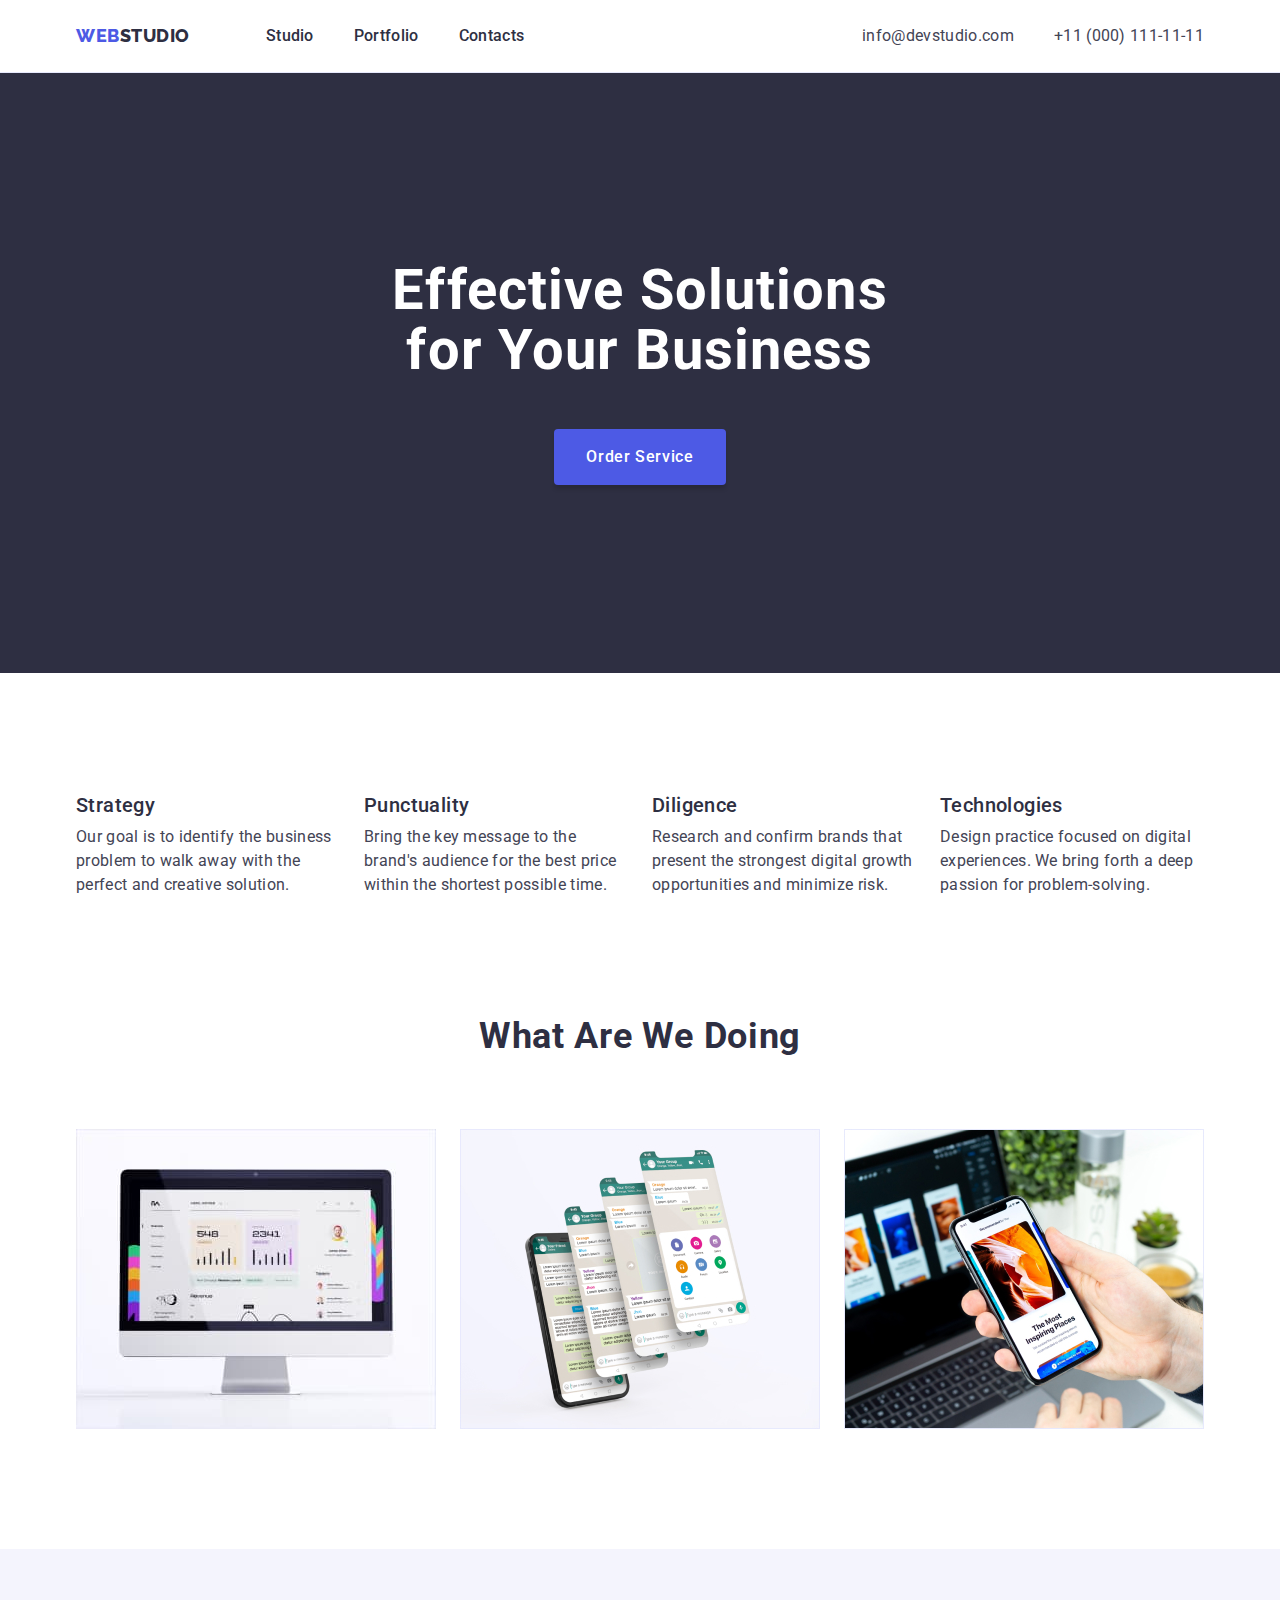
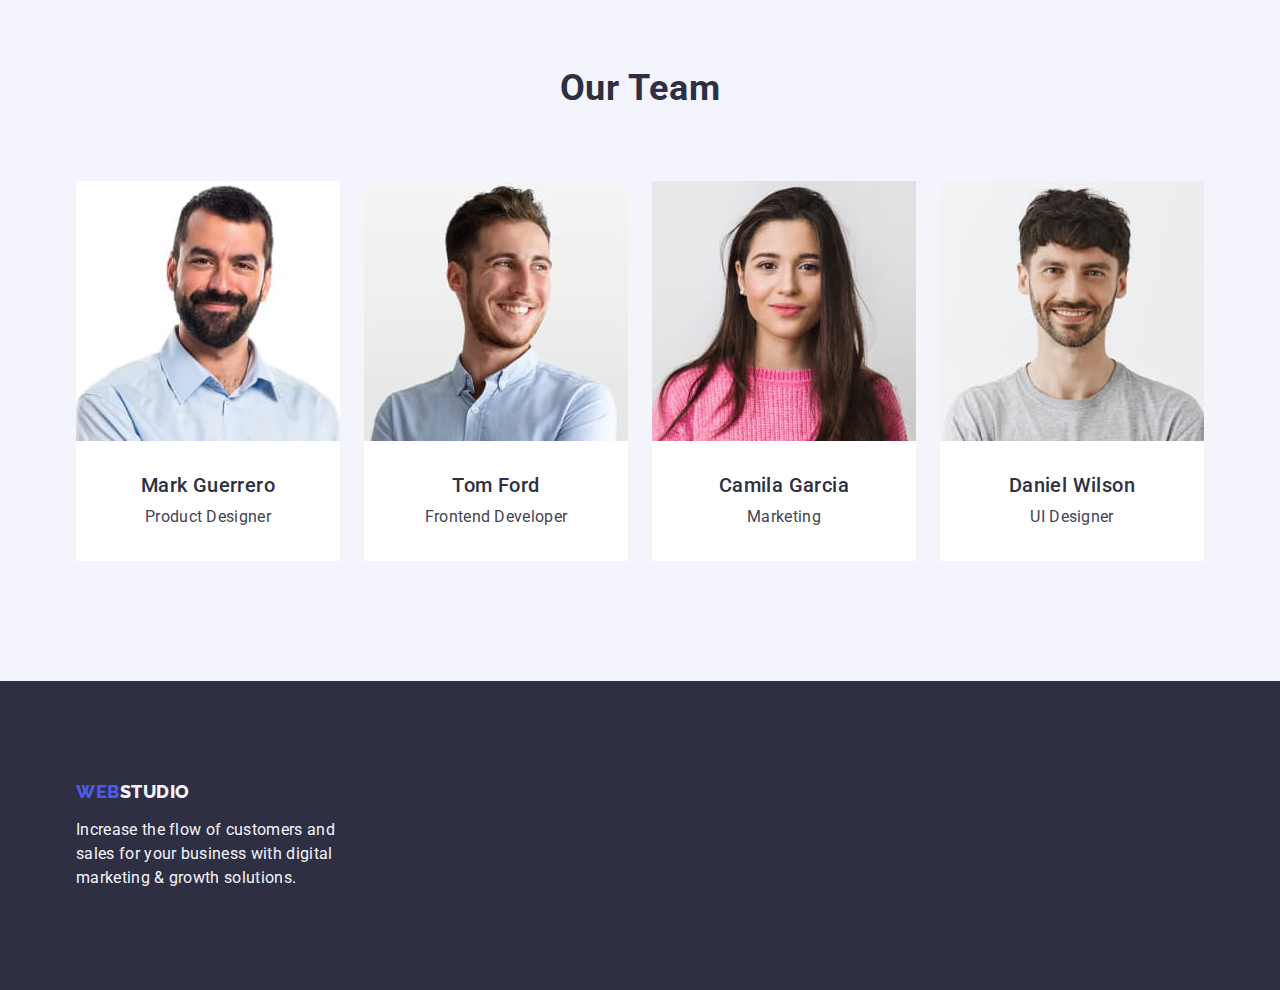
<file: index.html>
<!DOCTYPE html>
<html lang="en">
  <head>
    <meta charset="UTF-8" />
    <meta http-equiv="X-UA-Compatible" content="IE=edge" />
    <meta name="viewport" content="width=device-width, initial-scale=1.0" />
    <title>WebStudio</title>
    <link rel="preconnect" href="https://fonts.googleapis.com" />
    <link rel="preconnect" href="https://fonts.gstatic.com" crossorigin />
    <link
      href="https://fonts.googleapis.com/css2?family=Raleway:wght@800&family=Roboto:wght@400;500;700;900&display=swap"
      rel="stylesheet"
    />
    <link
      rel="stylesheet"
      href="https://cdn.jsdelivr.net/npm/modern-normalize@1.1.0/modern-normalize.min.css"
    />
    <link rel="stylesheet" href="./css/styles.css" />
  </head>
  <body class="body">
    <header class="header">
      <div class="header-container container">
        <nav class="nav">
          <a class="logo link" href="./index.html"
            >Web<span class="logo-span">Studio</span></a
          >
          <ul class="nav-list list">
            <li class="lister">
              <a class="nav-link link" href="./index.html">Studio</a>
            </li>
            <li class="lister">
              <a class="nav-link link" href="./portfolio.html">Portfolio</a>
            </li>
            <li class="lister">
              <a class="nav-link link" href="">Contacts</a>
            </li>
          </ul>
        </nav>
        <!-- Address -->
        <address class="address">
          <ul class="add-list list">
            <li class="list-add">
              <a class="add link" href="mailto:info@devstudio.com"
                >info@devstudio.com</a
              >
            </li>
            <li class="list-add">
              <a class="add link" href="tel:+110001111111"
                >+11 (000) 111-11-11</a
              >
            </li>
          </ul>
        </address>
      </div>
    </header>
    <main class="main">
      <!-- First view -->
      <section class="poster">
        <div class="post-container container">
          <h1 class="title-post">Effective Solutions for Your Business</h1>
          <button class="btn" type="button">Order Service</button>
        </div>
      </section>
      <!-- Studio -->
      <section class="info">
        <div class="container">
          <h2 hidden class="hide">Descriprion</h2>
          <ul class="info-container list">
            <li class="info-list">
              <h3 class="info-punct">Strategy</h3>
              <p class="text">
                Our goal is to identify the business problem to walk away with
                the perfect and creative solution.
              </p>
            </li>
            <li class="info-list">
              <h3 class="info-punct">Punctuality</h3>
              <p class="text">
                Bring the key message to the brand's audience for the best price
                within the shortest possible time.
              </p>
            </li>
            <li class="info-list">
              <h3 class="info-punct">Diligence</h3>
              <p class="text">
                Research and confirm brands that present the strongest digital
                growth opportunities and minimize risk.
              </p>
            </li>
            <li class="info-list">
              <h3 class="info-punct">Technologies</h3>
              <p class="text">
                Design practice focused on digital experiences. We bring forth a
                deep passion for problem-solving.
              </p>
            </li>
          </ul>
        </div>
      </section>
      <!-- Worklist -->
      <section class="projects">
        <div class="container">
          <h2 class="htitle">What are we doing</h2>
          <ul class="pro-container list">
            <li class="project">
              <img
                src="./images/image1.jpg"
                alt="Create sites"
                width="360"
                height="300"
              />
            </li>
            <li class="project">
              <img
                src="./images/image2.jpg"
                alt="Create apps"
                width="360"
                height="300"
              />
            </li>
            <li class="project">
              <img
                src="./images/image3.jpg"
                alt="Create soft"
                width="360"
                height="300"
              />
            </li>
          </ul>
        </div>
      </section>
      <!-- contacts -->
      <section class="info-card">
        <div class="container">
          <h2 class="htitle">Our Team</h2>
          <ul class="card-container list">
            <li class="list-card">
              <img
                src="./images/card1.jpg"
                alt="Mark Guerrero
          Product Designer"
                width="264"
                height="260"
              />
              <div class="card">
                <h3 class="contact info-punct">Mark Guerrero</h3>
                <p class="contact text">Product Designer</p>
              </div>
            </li>
            <li class="list-card">
              <img
                src="./images/card2.jpg"
                alt="Tom Ford
          Frontend Developer"
                width="264"
                height="260"
              />
              <div class="card">
                <h3 class="contact info-punct">Tom Ford</h3>
                <p class="contact text">Frontend Developer</p>
              </div>
            </li>
            <li class="list-card">
              <img
                src="./images/card3.jpg"
                alt="Camila Garcia
          Marketing"
                width="264"
                height="260"
              />
              <div class="card">
                <h3 class="contact info-punct">Camila Garcia</h3>
                <p class="contact text">Marketing</p>
              </div>
            </li>
            <li class="list-card">
              <img
                src="./images/card4.jpg"
                alt="Daniel Wilson
          UI Designer"
                width="264"
                height="260"
              />
              <div class="card">
                <h3 class="contact info-punct">Daniel Wilson</h3>
                <p class="contact text">UI Designer</p>
              </div>
            </li>
          </ul>
        </div>
      </section>
    </main>
    <!-- Last view -->
    <footer class="footer">
      <div class="footer-container container">
        <a class="foot logo link" href="./index.html"
          >Web<span class="link-span">Studio</span></a
        >
        <p class="text-end">
          Increase the flow of customers and sales for your business with
          digital marketing & growth solutions.
        </p>
      </div>
    </footer>
  </body>
</html>
</file>
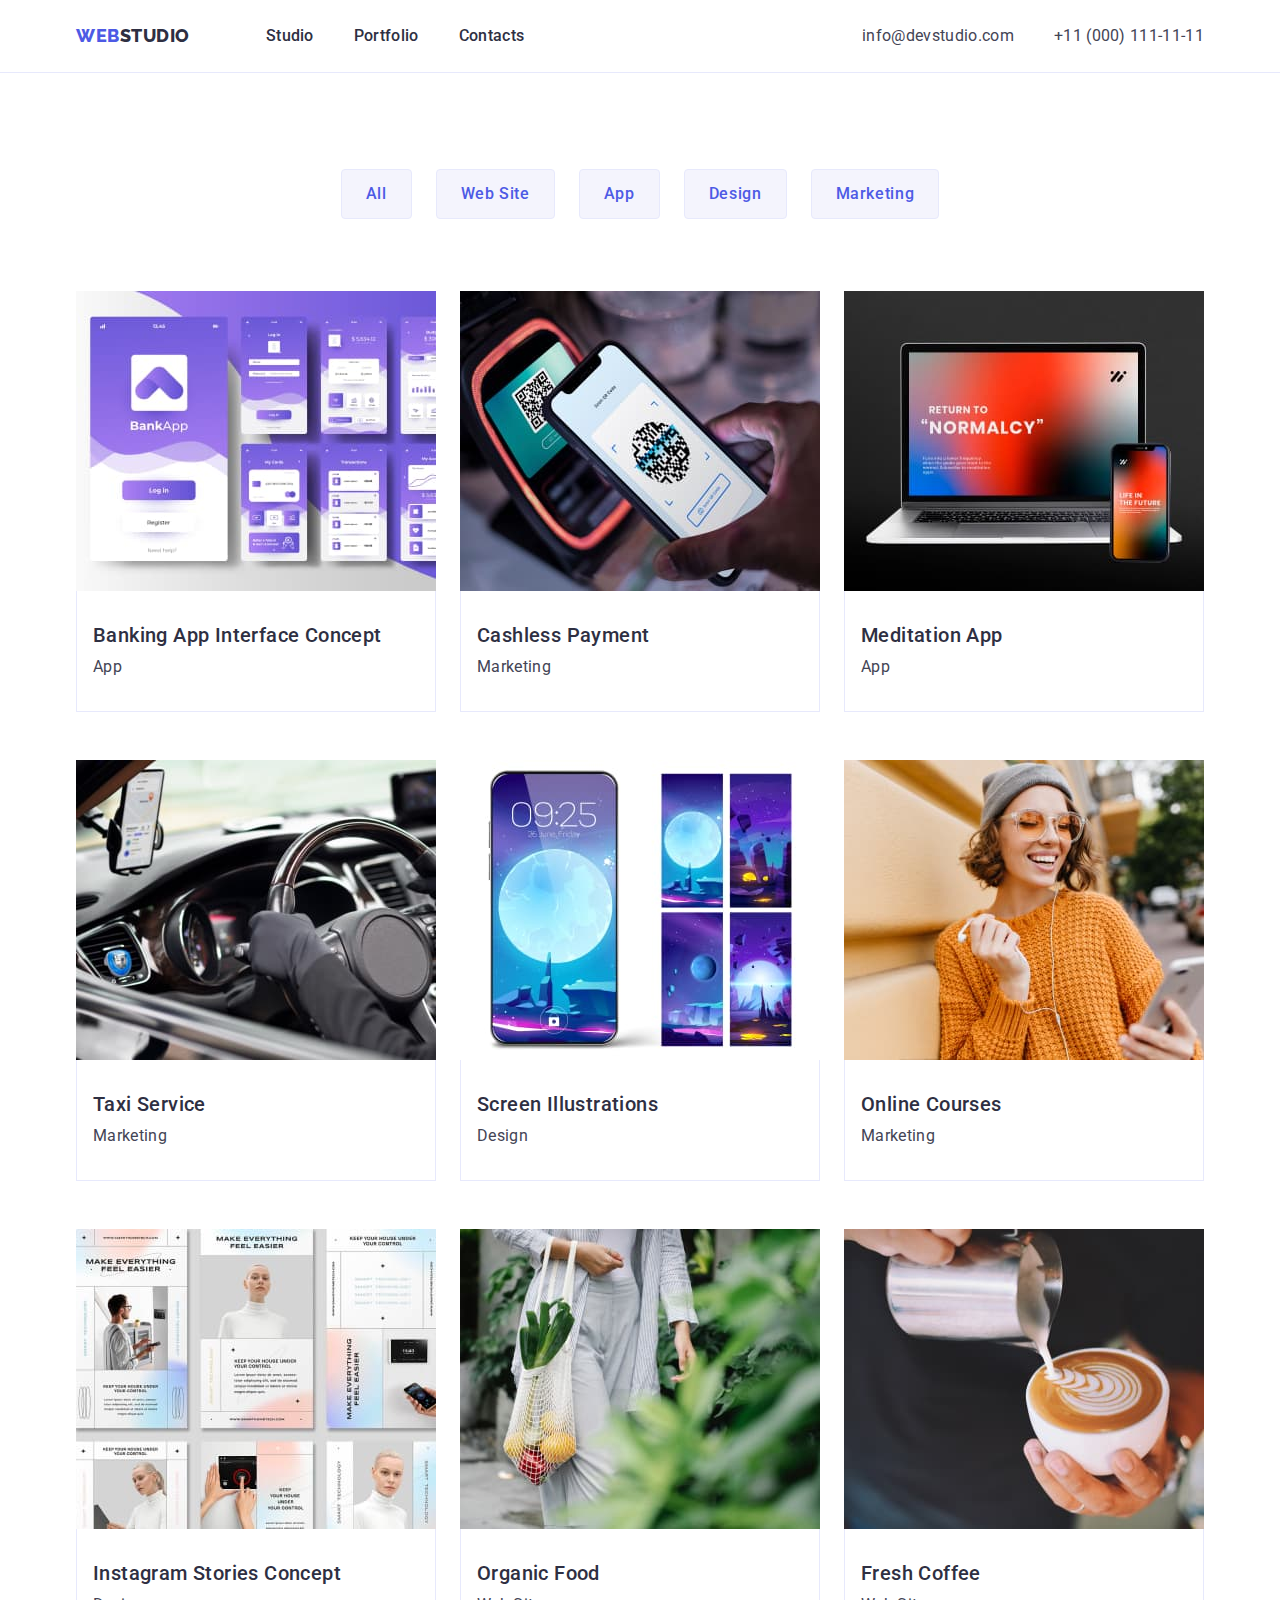
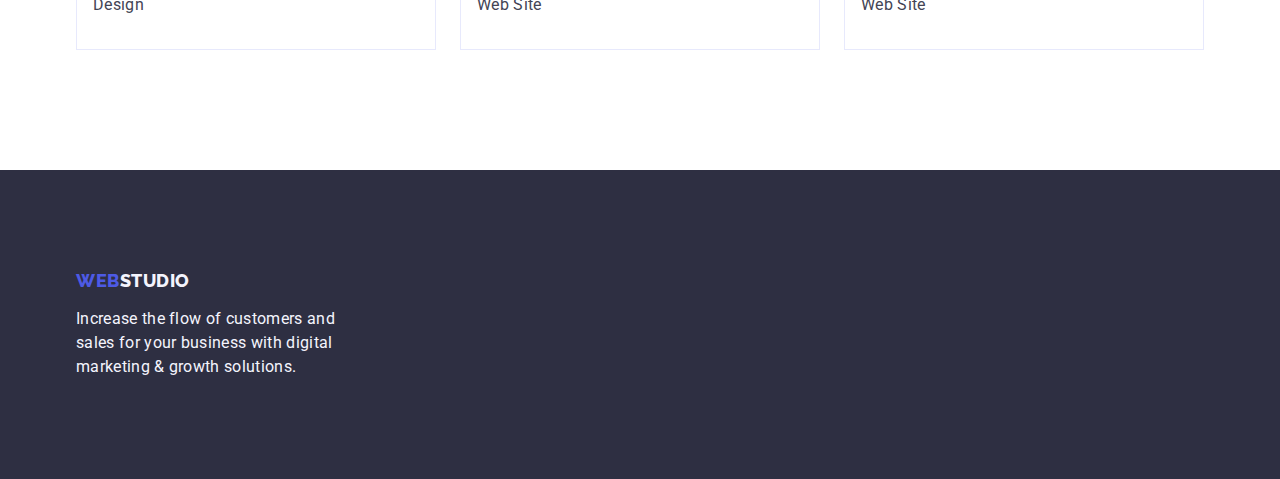
<file: portfolio.html>
<!DOCTYPE html>
<html lang="en">
  <head>
    <meta charset="UTF-8" />
    <meta http-equiv="X-UA-Compatible" content="IE=edge" />
    <meta name="viewport" content="width=device-width, initial-scale=1.0" />
    <title>Portfolio</title>
    <link rel="preconnect" href="https://fonts.googleapis.com" />
    <link rel="preconnect" href="https://fonts.gstatic.com" crossorigin />
    <link
      href="https://fonts.googleapis.com/css2?family=Raleway:wght@800&family=Roboto:wght@400;500;700;900&display=swap"
      rel="stylesheet"
    />
    <link
      rel="stylesheet"
      href="https://cdn.jsdelivr.net/npm/modern-normalize@1.1.0/modern-normalize.min.css"
    />
    <link rel="stylesheet" href="./css/styles.css" />
  </head>
  <body class="body">
    <!-- Top line -->
    <header class="header">
      <div class="header-container container">
        <nav class="nav">
          <a class="logo link" href="./portfolio.html"
            >Web<span class="logo-span">Studio</span></a
          >
          <ul class="nav-list list">
            <li class="lister">
              <a class="nav-link link" href="./index.html">Studio</a>
            </li>
            <li class="lister">
              <a class="nav-link link" href="./portfolio.html">Portfolio</a>
            </li>
            <li class="lister">
              <a class="nav-link link" href="">Contacts</a>
            </li>
          </ul>
        </nav>
        <address class="address">
          <ul class="add-list list">
            <li class="list-add">
              <a class="add link" href="mailto:info@devstudio.com"
                >info@devstudio.com</a
              >
            </li>
            <li class="list-add">
              <a class="add link" href="tel:+110001111111"
                >+11 (000) 111-11-11</a
              >
            </li>
          </ul>
        </address>
      </div>
    </header>
    <!-- Main -->
    <main class="main">
      <section class="prf section">
        <div class="container">
          <!-- BTN -->
          <h1 hidden>Button-list</h1>
          <ul class="btn-container list">
            <li><button class="list-btn" type="button">All</button></li>
            <li><button class="list-btn" type="button">Web Site</button></li>
            <li><button class="list-btn" type="button">App</button></li>
            <li><button class="list-btn" type="button">Design</button></li>
            <li><button class="list-btn" type="button">Marketing</button></li>
          </ul>
          <!-- PhotoList -->
          <ul class="photo-container list">
            <li class="photo list-card">
              <a href="" class="link">
                <img
                  src="./images/portfolio1.jpg"
                  alt="Banking App Interface
                                Concept"
                  width="360"
                />
                <div class="photo-wrap">
                  <h2 class="title">Banking App Interface Concept</h2>
                  <p class="photo-card text">App</p>
                </div>
              </a>
            </li>
            <li class="photo list-card">
              <a href="" class="link">
                <img
                  src="./images/portfolio2.jpg"
                  alt="Cashless Payment"
                  width="360"
                />
                <div class="photo-wrap">
                  <h2 class="title">Cashless Payment</h2>
                  <p class="photo-card text">Marketing</p>
                </div>
              </a>
            </li>
            <li class="photo list-card">
              <a href="" class="link">
                <img
                  src="./images/portfolio3.jpg"
                  alt="Meditation App"
                  width="360"
                />
                <div class="photo-wrap">
                  <h2 class="title">Meditation App</h2>
                  <p class="photo-card text">App</p>
                </div>
              </a>
            </li>
            <li class="photo list-card">
              <a href="" class="link">
                <img
                  src="./images/portfolio4.jpg"
                  alt="Taxi Service"
                  width="360"
                />
                <div class="photo-wrap">
                  <h2 class="title">Taxi Service</h2>
                  <p class="photo-card text">Marketing</p>
                </div>
              </a>
            </li>
            <li class="photo list-card">
              <a href="" class="link">
                <img
                  src="./images/portfolio5.jpg"
                  alt="Screen Illustrations"
                  width="360"
                />
                <div class="photo-wrap">
                  <h2 class="title">Screen Illustrations</h2>
                  <p class="photo-card text">Design</p>
                </div>
              </a>
            </li>
            <li class="photo list-card">
              <a href="" class="link">
                <img
                  src="./images/portfolio6.jpg"
                  alt="Online Courses"
                  width="360"
                />
                <div class="photo-wrap">
                  <h2 class="title">Online Courses</h2>
                  <p class="photo-card text">Marketing</p>
                </div>
              </a>
            </li>
            <li class="photo list-card">
              <a href="" class="link">
                <img
                  src="./images/portfolio7.jpg"
                  alt="Instagram Stories Concept"
                  width="360"
                />
                <div class="photo-wrap">
                  <h2 class="title">Instagram Stories Concept</h2>
                  <p class="photo-card text">Design</p>
                </div>
              </a>
            </li>
            <li class="photo list-card">
              <a href="" class="link">
                <img
                  src="./images/portfolio8.jpg"
                  alt="Organic Food"
                  width="360"
                />
                <div class="photo-wrap">
                  <h2 class="title">Organic Food</h2>
                  <p class="photo-card text">Web Site</p>
                </div>
              </a>
            </li>
            <li class="photo list-card">
              <a href="" class="link">
                <img
                  src="./images/portfolio9.jpg"
                  alt="Fresh Coffee"
                  width="360"
                />
                <div class="photo-wrap">
                  <h2 class="title">Fresh Coffee</h2>
                  <p class="photo-card text">Web Site</p>
                </div>
              </a>
            </li>
          </ul>
        </div>
      </section>
    </main>
    <footer class="footer">
      <div class="footer-container container">
        <a class="foot logo link" href="./index.html"
          >Web<span class="link-span">Studio</span></a
        >
        <p class="text-end">
          Increase the flow of customers and sales for your business with
          digital marketing & growth solutions.
        </p>
      </div>
    </footer>
  </body>
</html>
</file>
<file: css/styles.css>
:root {
    --brand-color: #2E2F42;
    --brands-color: #4d5ae5;
    --text-color: #434455;
    --white-color: #fff;
    --hover-color: #404BBF;
    --card-color: #F4F4FD;
    --gap-size: 24px;
}
/* RESET */
h1,h2,h3,h4,h5,h6,p{margin: 0}
.list {
    list-style: none;
    padding: 0;
    margin: 0;
}
img{ display: block;}
/* Body */
.body{ color: var(--text-color);
font-family: 'Roboto', sans-serif;
background-color: var(--white-color);

}
.link{text-decoration: none;}


/* Container */
.container{ width: 1158px;
margin-left: auto;
margin-right: auto;
padding: 0 15px;
}

/* Header */
.header{
    border-bottom: 1px solid #e7e9fc
}
.header-container{ display: flex;
align-items: center;
}
.logo.link{ 
font-family: "Raleway", sans-serif;
font-weight: 800;
line-height: 1.17;
font-size: 18px;
letter-spacing: 0.03em;
text-transform: uppercase;
color: var(--brands-color);
text-decoration: none;
margin-right: 76px;
}
.logo-span{color: var(--brand-color)}

 /* navigation */

.nav{ display: flex;
align-items: center;}
.nav-list{display: flex;
gap: 40px;
align-items: center;
}

.nav-link{color: var(--brand-color);
font-weight: 500;
font-size: 16px;
line-height: 1.5;
letter-spacing: 0.02em;
text-decoration: none;
display: block;
padding-top: 24px;
padding-bottom: 24px;}
.nav-link:hover, 
.nav-link:focus{color: var(--hover-color); }

/* address */

.address{font-style: normal;
    margin-left: auto;
}
 .add-list{display: flex;
    align-items: center;
    gap: 40px;
;}

.add.link{
        font-size: 16px;
        line-height: 1.5;
        letter-spacing: 0.02em;
        color: var(--text-color);
        text-decoration: none;
        display: block;
            padding-top: 24px;
            padding-bottom: 24px;
}
.add.link:hover,
.add.link:focus {color: var(--hover-color);}

/* Poster */
.poster{background-color: var(--brand-color);
    padding-bottom: 188px;
    padding-top: 188px;
}

.title-post{
    font-weight: 700;
    font-size: 56px;
    line-height: 1.07;
    text-align: center;
    letter-spacing: 0.02em;
    color: var(--white-color);
    max-width: 496px;
    margin-left: auto;
    margin-right: auto;
    margin-bottom: 48px;
    
   }
    /* BTN */
    .btn{
    display: block;
    margin-left: auto;
    margin-right: auto;
    padding: 16px 32px;
    min-width: 169px;
    height: 56px;
    border-radius: 4px;
    background-color: var(--brands-color);
    box-shadow: 0px 4px 4px rgba(0, 0, 0, 0.15);
    font-family: 'Roboto', sans-serif;
    font-weight: 500;
    font-size: 16px;
    line-height: 1.5;
    letter-spacing: 0.04em;
    color: var(--white-color);
    cursor: pointer;
    border: none
}
    .btn:hover,
    .btn:focus{background-color: var(--hover-color)}
    /* Information */
    .info{
padding: 120px 0;
    }
    .info-container{
        display: flex;
        display: flex;
        gap: 24px;
     
    }
    .info-punct{ 
        font-weight: 500;
        font-size: 20px;
        line-height: 1.2;
        letter-spacing: 0.02em;
        color: var(--brand-color);
         margin-bottom: 8px;}
    .info-list{
        flex-basis: calc((100%)/4);
    }
    .text{
    font-size: 16px;
    line-height: 1.5;
    letter-spacing: 0.02em;
    color: var(--text-color);}
    
    /* Projects */
.projects{
    padding: 0 0 120px 0;
}
    .htitle{
        font-weight: 700;
        font-size: 36px;
        line-height: 1.11;
        letter-spacing: 0.02em;
        text-transform: capitalize;
        color: var(--brand-color);
        text-align: center;
        margin-bottom: 72px;}

    .pro-container{
            display: flex;
            gap: 24px;
        }


    
    
        /* Card  */
        .info-card {
            background-color: var(--card-color);
            padding-bottom: 120px;
            padding-top: 120px;
        }
        .card-container{
           display: flex;
           gap: 24px;
        }
        .contact.info-punct{
            text-align: center;
            margin-bottom: 8px
        }
        .contact.text{
            text-align: center;
        }
        .list-card{ background-color: var(--white-color);
         }
         .card{
            padding: 32px 16px;
            border-radius: 0px 0px 4px 4px;

         }
        
        


        
        
/* footer */
 .footer{background-color: var(--brand-color);
padding: 100px 0;}
.text-end{
            font-size: 16px;
            line-height: 1.5;
            letter-spacing: 0.02em;
            color: var(--card-color);
            max-width: 264px;
}
.foot.logo.link{color: var(--brands-color);
    font-family: 'Raleway', sans-serif;
    font-weight: 800;
    font-size: 18px;
    line-height: 1.17;
    letter-spacing: 0.03em;
    text-transform: uppercase;
    margin-bottom: 16px;
    margin-right: 0px;
    display: inline-block;
}
.logo.link>.link-span {
    color: var(--card-color);
    font-family: 'Raleway', sans-serif;
        font-weight: 800;
        font-size: 18px;
        line-height: 1.17;
        letter-spacing: 0.03em;
        text-transform: uppercase;
      
}





/* Portfolio BTN */
.list-btn{font-family: 'Roboto', sans-serif;
    font-weight: 500;
    font-size: 16px;
    line-height: 1.5;
    text-align: center;
    letter-spacing: 0.04em;
    color: var(--brands-color);
    background: var(--card-color);
    cursor: pointer;
    padding: 12px 24px;
    flex-basis: calc(100%/5);
    
    border: 1px solid #e7e9fc;
    border-radius: 4px;
}
    .btn-container{
        display: flex;
        margin-bottom: 72px;
            align-items: center;
            justify-content: center;
            gap: var(--gap-size)
    }
    .list-btn:hover,
    .list-btn:focus{background: var(--hover-color);
         color: var(--white-color);
        border: 1px solid transparent}


/* Section PRt */
.prf.section{
    padding-top: 96px;
    padding-bottom: 120px;
}




/* Portfolio Photolist */


.photo-container{
    display: flex;
    flex-wrap: wrap;
    column-gap: var(--gap-size);
    row-gap: 48px;
}
.photo.list-card{
    width: calc((100% - 48px)/3);
}
.title {
    font-weight: 500;
    font-size: 20px;
    line-height: 1.2;
    letter-spacing: 0.02em;
    color: var(--brand-color);
    margin-bottom: 8px;
}
.photo-wrap{
    padding: 32px 16px;
    border: 1px solid #e7e9fc;
    border-top: none;
}
</file>
